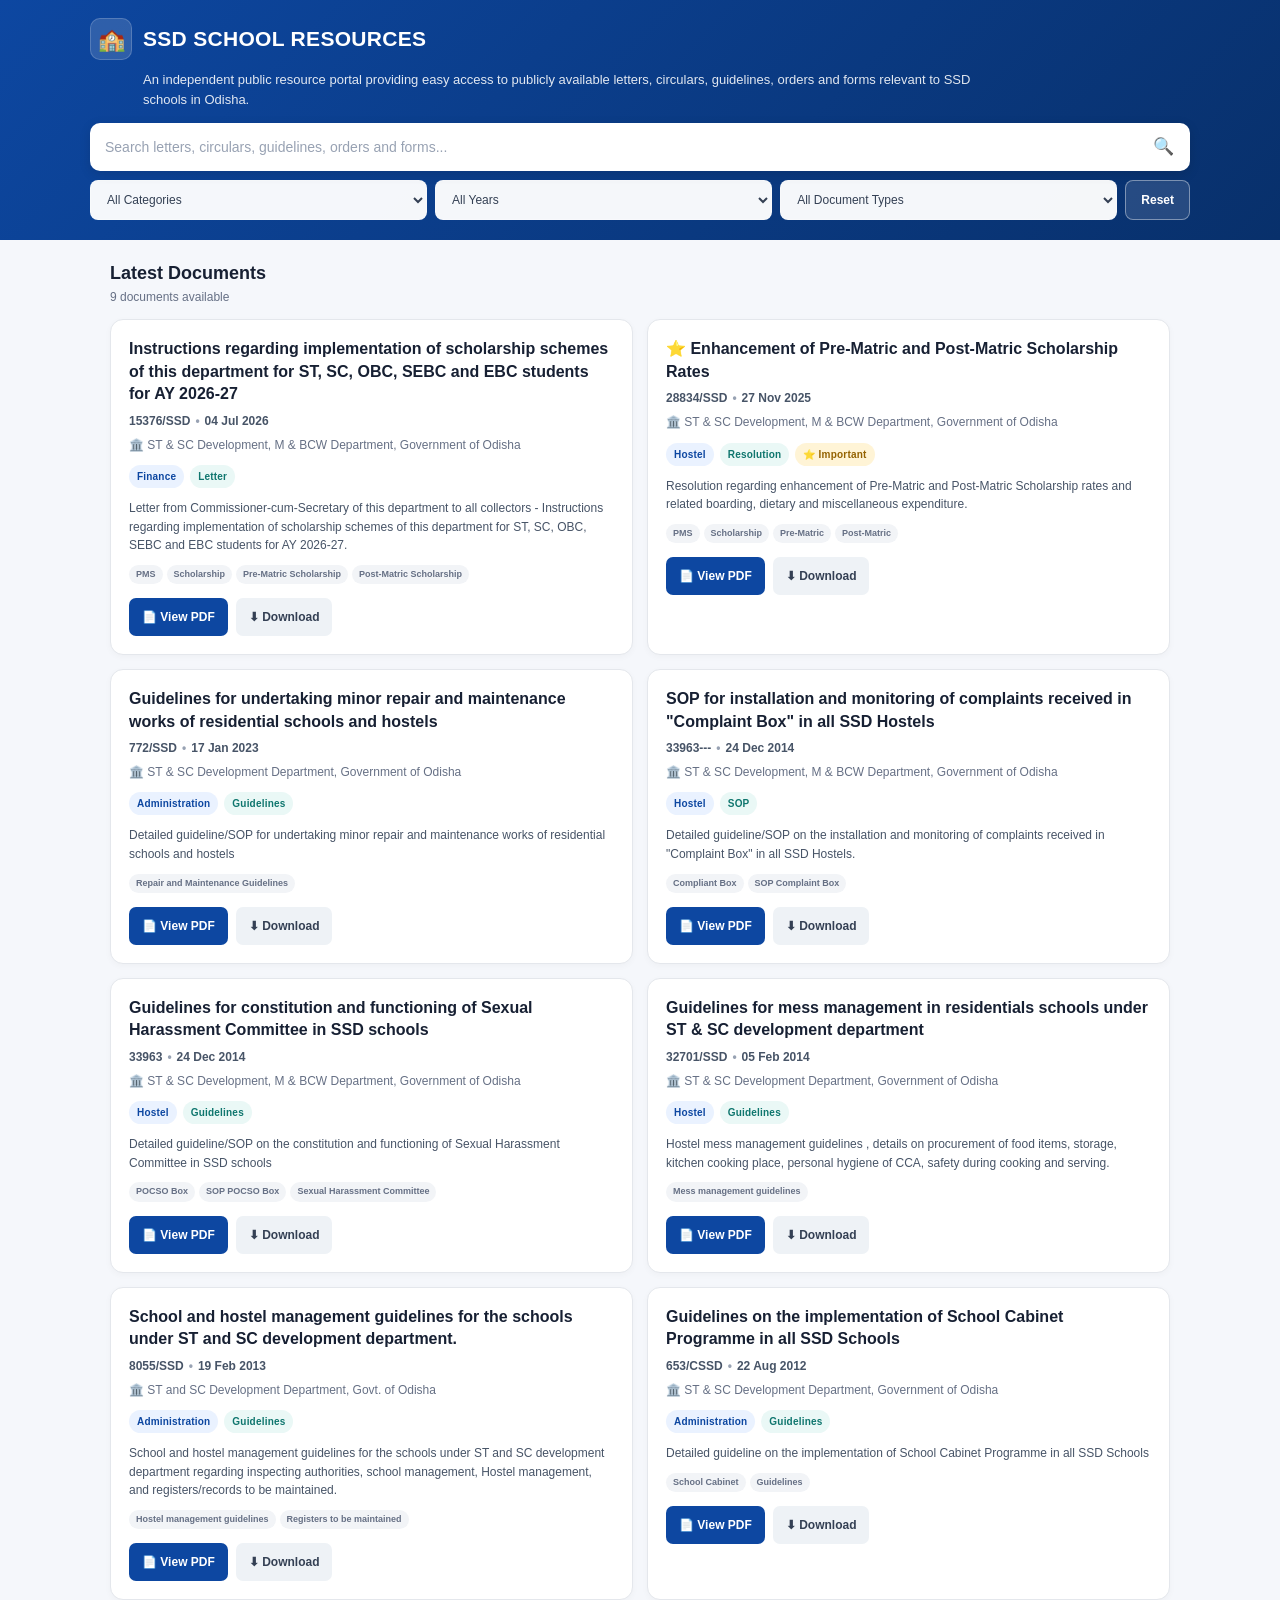
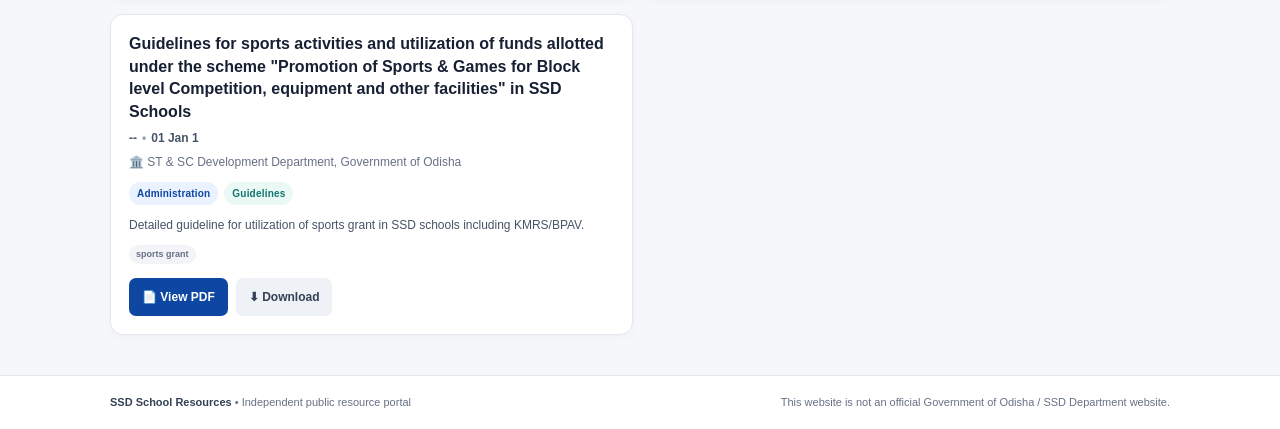
<file: index.html>
<!DOCTYPE html>
<html lang="en">

<head>

    <meta charset="UTF-8">

    <meta name="viewport"
          content="width=device-width, initial-scale=1.0">

    <meta
        name="description"
        content="An independent public resource portal providing easy access to publicly available letters, circulars, guidelines, orders and forms relevant to SSD schools in Odisha."
    >

    <title>SSD School Resources | Odisha</title>

    <link
        rel="stylesheet"
        href="css/style.css"
    >

</head>


<body>


<!-- =========================================
     HEADER
     ========================================= -->

<header class="site-header">

    <div class="header-inner">

        <div class="brand-row">

            <div class="brand-icon">
                🏫
            </div>

            <div>

                <h1>
                    SSD SCHOOL RESOURCES
                </h1>

                

            </div>

        </div>


        <p class="portal-description">

            An independent public resource portal providing easy
            access to publicly available letters, circulars,
            guidelines, orders and forms relevant to SSD schools
            in Odisha.

        </p>


        <!-- SEARCH -->

        <div class="search-wrapper">

            <input
                type="search"
                id="searchInput"
                placeholder="Search letters, circulars, guidelines, orders and forms..."
                autocomplete="off"
            >

            <span class="search-icon">
                🔍
            </span>

        </div>


        <!-- FILTERS -->

        <div class="filter-row">

            <select id="categoryFilter">

                <option value="">
                    All Categories
                </option>

            </select>


            <select id="yearFilter">

                <option value="">
                    All Years
                </option>

            </select>


            <select id="typeFilter">

                <option value="">
                    All Document Types
                </option>

            </select>


            <button
                type="button"
                id="clearFilters"
                class="filter-clear"
            >
                Reset
            </button>

        </div>

    </div>

</header>


<!-- =========================================
     MAIN CONTENT
     ========================================= -->

<main class="main-content">


    <!-- DOCUMENT HEADER -->

    <div class="documents-heading">

        <div>

            <h2>
                Latest Documents
            </h2>

            <p id="documentStatus">
                Loading documents...
            </p>

        </div>

    </div>


    <!-- DOCUMENT LIST -->

    <section
        id="documentsList"
        class="documents-list"
    >

        <!-- Documents inserted by JavaScript -->

    </section>


</main>


<!-- =========================================
     FOOTER
     ========================================= -->

<footer class="site-footer">

    <div class="footer-inner">

        <div>
            <strong>
                SSD School Resources
            </strong>

            <span>
                • Independent public resource portal
            </span>
        </div>


        <div class="footer-note">

            This website is not an official Government of
            Odisha / SSD Department website.

        </div>

    </div>

</footer>


<script src="data/documents.js"></script>

<script src="js/app.js"></script>


</body>

</html>
</file>
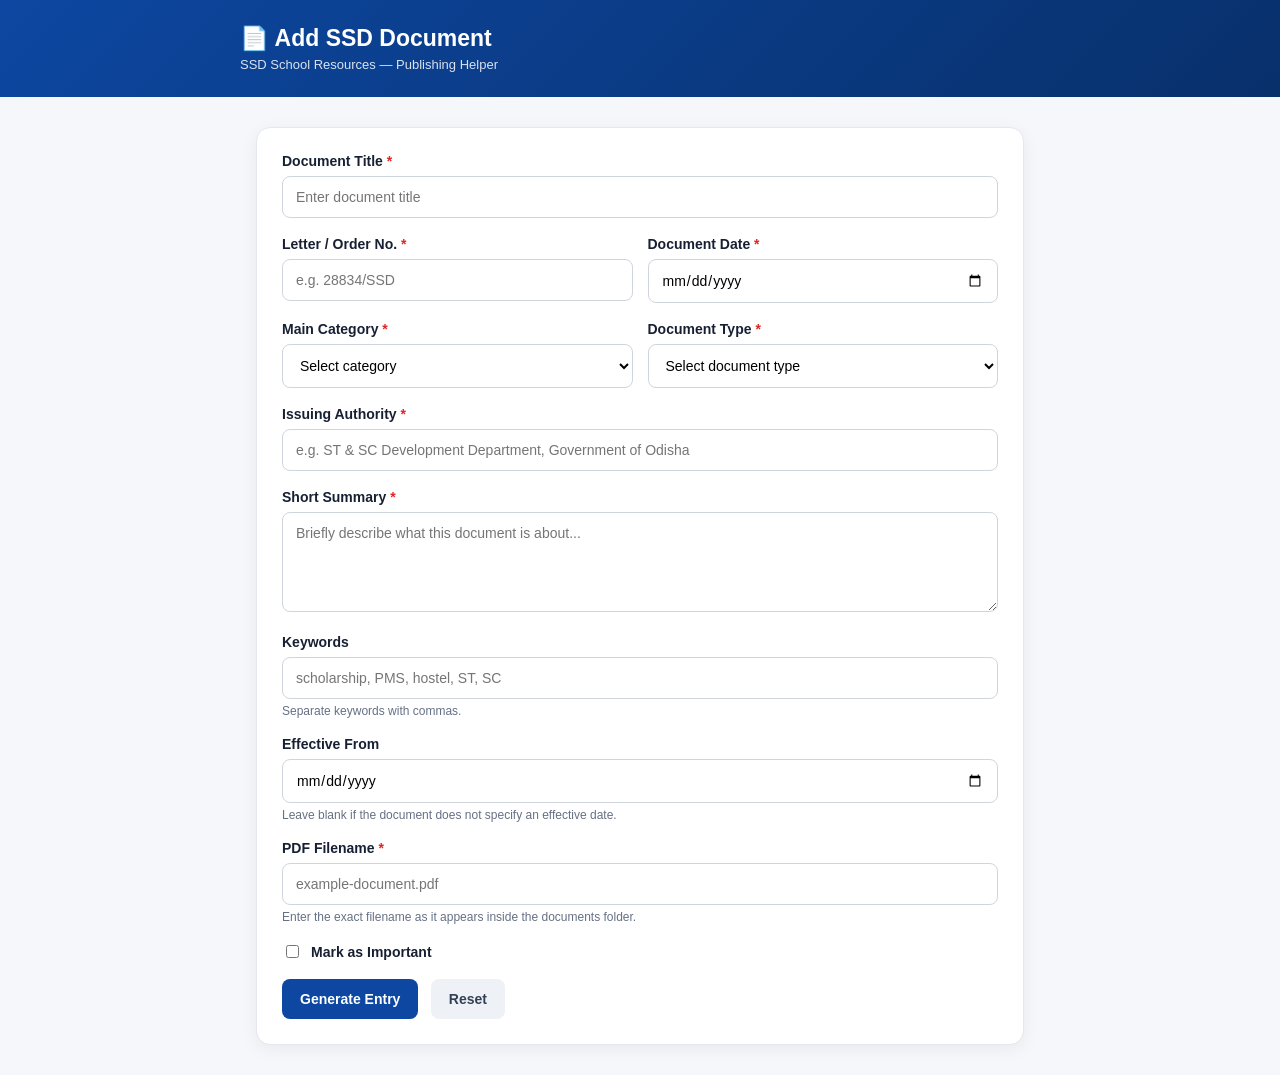
<file: admin/add-document.html>
<!DOCTYPE html>
<html lang="en">

<head>

    <meta charset="UTF-8">

    <meta name="viewport"
          content="width=device-width, initial-scale=1.0">

    <title>Add SSD Document</title>

    <style>

        * {
            box-sizing: border-box;
        }

        body {
            margin: 0;
            padding: 0;

            font-family:
                -apple-system,
                BlinkMacSystemFont,
                "Segoe UI",
                Roboto,
                Arial,
                sans-serif;

            background: #f5f7fb;
            color: #172033;
        }


        .header {
            background:
                linear-gradient(
                    135deg,
                    #0d47a1,
                    #08306b
                );

            color: white;

            padding: 25px 20px;
        }


        .header-inner {
            max-width: 800px;
            margin: auto;
        }


        .header h1 {
            margin: 0;

            font-size: 23px;
        }


        .header p {
            margin: 5px 0 0;

            font-size: 13px;

            opacity: .85;
        }


        .container {
            max-width: 800px;

            margin: 30px auto;

            padding: 0 16px;
        }


        .card {
            background: white;

            border: 1px solid #e4e7ec;

            border-radius: 14px;

            padding: 25px;

            box-shadow:
                0 4px 18px
                rgba(0,0,0,.06);
        }


        .form-group {
            margin-bottom: 18px;
        }


        label {
            display: block;

            margin-bottom: 7px;

            font-size: 14px;

            font-weight: 600;
        }


        .required {
            color: #dc2626;
        }


        input,
        select,
        textarea {

            width: 100%;

            padding: 12px 13px;

            border:
                1px solid #d0d5dd;

            border-radius: 8px;

            font-family: inherit;

            font-size: 14px;

            outline: none;

            background: white;
        }


        input:focus,
        select:focus,
        textarea:focus {

            border-color: #0d47a1;

            box-shadow:
                0 0 0 3px
                rgba(13,71,161,.1);
        }


        textarea {
            min-height: 100px;

            resize: vertical;
        }


        .two-column {

            display: grid;

            grid-template-columns:
                1fr 1fr;

            gap: 15px;
        }


        .help {

            font-size: 12px;

            color: #667085;

            margin-top: 5px;
        }


        .checkbox-row {

            display: flex;

            align-items: center;

            gap: 9px;

            margin-top: 8px;
        }


        .checkbox-row input {

            width: auto;
        }


        button {

            border: none;

            border-radius: 8px;

            padding: 12px 18px;

            font-family: inherit;

            font-size: 14px;

            font-weight: 600;

            cursor: pointer;
        }


        .btn-primary {

            background: #0d47a1;

            color: white;
        }


        .btn-secondary {

            background: #eef2f6;

            color: #344054;

            margin-left: 8px;
        }


        .output {

            display: none;

            margin-top: 25px;
        }


        .output h2 {

            font-size: 17px;

            margin-bottom: 10px;
        }


        .code-box {

            position: relative;
        }


        pre {

            background: #101828;

            color: #e4e7ec;

            padding: 18px;

            border-radius: 10px;

            overflow-x: auto;

            font-size: 12px;

            line-height: 1.6;

            white-space: pre-wrap;

            word-break: break-word;
        }


        .copy-button {

            margin-top: 10px;

            background: #15803d;

            color: white;
        }


        .success {

            display: none;

            background: #ecfdf3;

            border: 1px solid #abefc6;

            color: #067647;

            padding: 12px;

            border-radius: 8px;

            margin-bottom: 15px;

            font-size: 13px;
        }


        @media (max-width: 600px) {

            .two-column {

                grid-template-columns: 1fr;

            }

            .card {

                padding: 18px;

            }

            .btn-secondary {

                margin-left: 0;

                margin-top: 8px;

            }

        }

    </style>

</head>


<body>


<header class="header">

    <div class="header-inner">

        <h1>
            📄 Add SSD Document
        </h1>

        <p>
            SSD School Resources — Publishing Helper
        </p>

    </div>

</header>


<main class="container">

    <div class="card">


        <div class="success"
             id="successMessage">

            Document entry generated successfully.

        </div>


        <form id="documentForm">


            <!-- TITLE -->

            <div class="form-group">

                <label>
                    Document Title
                    <span class="required">*</span>
                </label>

                <input
                    type="text"
                    id="title"
                    placeholder="Enter document title"
                    required
                >

            </div>


            <!-- LETTER NUMBER + DATE -->

            <div class="two-column">


                <div class="form-group">

                    <label>
                        Letter / Order No.
                        <span class="required">*</span>
                    </label>

                    <input
                        type="text"
                        id="letterNo"
                        placeholder="e.g. 28834/SSD"
                        required
                    >

                </div>


                <div class="form-group">

                    <label>
                        Document Date
                        <span class="required">*</span>
                    </label>

                    <input
                        type="date"
                        id="date"
                        required
                    >

                </div>

            </div>


            <!-- CATEGORY + TYPE -->

            <div class="two-column">


                <div class="form-group">

                    <label>
                        Main Category
                        <span class="required">*</span>
                    </label>

                    <select
                        id="category"
                        required
                    >

                        <option value="">
                            Select category
                        </option>

                        <option>
                            Administration
                        </option>

                        <option>
                            Academic
                        </option>

                        <option>
                            Hostel
                        </option>

                        <option>
                            Finance
                        </option>

                        <option>
                            Miscellaneous
                        </option>

                    </select>

                </div>


                <div class="form-group">

                    <label>
                        Document Type
                        <span class="required">*</span>
                    </label>

                    <select
                        id="type"
                        required
                    >

                        <option value="">
                            Select document type
                        </option>

                        <option>
                            Letter
                        </option>

                        <option>
                            Resolution
                        </option>

                        <option>
                            Notification
                        </option>

                        <option>
                            Memo
                        </option>

                        <option>
                            SOP
                        </option>

                        <option>
                            Guidelines
                        </option>

                        <option>
                            Form
                        </option>

                    </select>

                </div>

            </div>


            <!-- AUTHORITY -->

            <div class="form-group">

                <label>
                    Issuing Authority
                    <span class="required">*</span>
                </label>

                <input
                    type="text"
                    id="authority"
                    placeholder="e.g. ST & SC Development Department, Government of Odisha"
                    required
                >

            </div>


            <!-- SUMMARY -->

            <div class="form-group">

                <label>
                    Short Summary
                    <span class="required">*</span>
                </label>

                <textarea
                    id="summary"
                    placeholder="Briefly describe what this document is about..."
                    required
                ></textarea>

            </div>


            <!-- KEYWORDS -->

            <div class="form-group">

                <label>
                    Keywords
                </label>

                <input
                    type="text"
                    id="keywords"
                    placeholder="scholarship, PMS, hostel, ST, SC"
                >

                <div class="help">
                    Separate keywords with commas.
                </div>

            </div>


            <!-- EFFECTIVE DATE -->

            <div class="form-group">

                <label>
                    Effective From
                </label>

                <input
                    type="date"
                    id="effectiveFrom"
                >

                <div class="help">
                    Leave blank if the document does not specify an effective date.
                </div>

            </div>


            <!-- PDF FILENAME -->

            <div class="form-group">

                <label>
                    PDF Filename
                    <span class="required">*</span>
                </label>

                <input
                    type="text"
                    id="filename"
                    placeholder="example-document.pdf"
                    required
                >

                <div class="help">
                    Enter the exact filename as it appears inside the documents folder.
                </div>

            </div>


            <!-- IMPORTANT -->

            <div class="form-group">

                <div class="checkbox-row">

                    <input
                        type="checkbox"
                        id="important"
                    >

                    <label
                        for="important"
                        style="margin:0;"
                    >
                        Mark as Important
                    </label>

                </div>

            </div>


            <!-- BUTTONS -->

            <button
                type="submit"
                class="btn-primary"
            >
                Generate Entry
            </button>


            <button
                type="button"
                class="btn-secondary"
                onclick="document.getElementById('documentForm').reset(); document.getElementById('output').style.display='none';"
            >
                Reset
            </button>


        </form>


        <!-- OUTPUT -->

        <div
            class="output"
            id="output"
        >

            <h2>
                Generated documents.js Entry
            </h2>

            <div class="code-box">

                <pre id="generatedCode"></pre>

            </div>


            <button
                type="button"
                class="copy-button"
                id="copyButton"
            >
                📋 Copy Entry
            </button>

        </div>


    </div>

</main>


<script>

const form =
    document.getElementById(
        "documentForm"
    );

const output =
    document.getElementById(
        "output"
    );

const generatedCode =
    document.getElementById(
        "generatedCode"
    );

const copyButton =
    document.getElementById(
        "copyButton"
    );

const successMessage =
    document.getElementById(
        "successMessage"
    );


form.addEventListener(
    "submit",
    function(event) {

        event.preventDefault();


        const title =
            document
                .getElementById("title")
                .value
                .trim();


        const letterNo =
            document
                .getElementById("letterNo")
                .value
                .trim();


        const date =
            document
                .getElementById("date")
                .value;


        const category =
            document
                .getElementById("category")
                .value;


        const type =
            document
                .getElementById("type")
                .value;


        const authority =
            document
                .getElementById("authority")
                .value
                .trim();


        const summary =
            document
                .getElementById("summary")
                .value
                .trim();


        const keywordsText =
            document
                .getElementById("keywords")
                .value
                .trim();


        const effectiveFrom =
            document
                .getElementById("effectiveFrom")
                .value;


        const filename =
            document
                .getElementById("filename")
                .value
                .trim();


        const important =
            document
                .getElementById("important")
                .checked;


        const keywords =
            keywordsText
                ? keywordsText
                    .split(",")
                    .map(
                        keyword =>
                            keyword.trim()
                    )
                    .filter(Boolean)
                : [];


        const id =
            Date.now();


        const keywordLines =
            keywords
                .map(
                    keyword =>
                        `        "${keyword}"`
                )
                .join(",\n");


        let code = `{
    id: ${id},

    title: ${JSON.stringify(title)},

    letterNo: ${JSON.stringify(letterNo)},

    date: ${JSON.stringify(date)},

    category: ${JSON.stringify(category)},

    type: ${JSON.stringify(type)},

    authority: ${JSON.stringify(authority)},

    summary: ${JSON.stringify(summary)},

    keywords: [
${keywordLines}
    ],

`;


        if (effectiveFrom) {

            code +=
`    effectiveFrom: ${JSON.stringify(effectiveFrom)},\n\n`;

        }


        code +=
`    important: ${important},

    file: ${JSON.stringify(
        "documents/" + filename
    )}
}`;


        generatedCode.textContent =
            code;


        output.style.display =
            "block";


        successMessage.style.display =
            "block";


        output.scrollIntoView({
            behavior: "smooth"
        });

    }
);


copyButton.addEventListener(
    "click",
    async function() {

        try {

            await navigator.clipboard.writeText(
                generatedCode.textContent
            );

            copyButton.textContent =
                "✓ Copied!";

            setTimeout(
                function() {

                    copyButton.textContent =
                        "📋 Copy Entry";

                },
                2000
            );

        }
        catch(error) {

            alert(
                "Copy failed. Please select and copy the code manually."
            );

        }

    }
);

</script>


</body>

</html>
</file>
<file: css/style.css>
/* =========================================
   SSD SCHOOL RESOURCES
   Main Stylesheet
   ========================================= */


/* =========================================
   RESET
   ========================================= */

* {
    box-sizing: border-box;
}
html {
    -webkit-text-size-adjust: 100%;
    text-size-adjust: 100%;
}

html {
    scroll-behavior: smooth;
}


body {
    margin: 0;

    font-family:
        -apple-system,
        BlinkMacSystemFont,
        "Segoe UI",
        Roboto,
        Arial,
        sans-serif;

    background: #f5f7fb;

    color: #172033;

    line-height: 1.5;
}


a {
    color: inherit;
}


/* =========================================
   HEADER
   ========================================= */

.site-header {

    background:
        linear-gradient(
            135deg,
            #0d47a1 0%,
            #08306b 100%
        );

    color: #ffffff;

    padding:
        18px 20px
        20px;

}


.header-inner {

    max-width: 1100px;

    margin: 0 auto;

}


/* =========================================
   BRAND
   ========================================= */

.brand-row {

    display: flex;

    align-items: center;

    gap: 11px;

}


.brand-icon {

    width: 42px;

    height: 42px;

    display: flex;

    align-items: center;

    justify-content: center;

    background:
        rgba(255,255,255,0.14);

    border:
        1px solid
        rgba(255,255,255,0.18);

    border-radius: 10px;

    font-size: 22px;

}


.brand-row h1 {

    margin: 0;

    font-size: 21px;

    line-height: 1.15;

    letter-spacing: 0.3px;

}


.brand-location {

    margin-top: 2px;

    font-size: 11px;

    color:
        rgba(255,255,255,0.75);

    letter-spacing: 0.4px;

}


/* =========================================
   PORTAL DESCRIPTION
   ========================================= */

.portal-description {

    max-width: 850px;

    margin:
        10px 0
        14px
        53px;

    font-size: 13px;

    line-height: 1.5;

    color:
        rgba(255,255,255,0.88);

}


/* =========================================
   SEARCH
   ========================================= */

.search-wrapper {

    position: relative;

    width: 100%;

}


.search-wrapper input {

    width: 100%;

    height: 48px;

    padding:
        0 48px
        0 15px;

    border: none;

    border-radius: 10px;

    outline: none;

    background: #ffffff;

    color: #172033;

    font-family: inherit;

    font-size: 14px;

    box-shadow:
        0 3px 12px
        rgba(0,0,0,0.12);

}


.search-wrapper input::placeholder {

    color: #98a2b3;

}


.search-wrapper input:focus {

    box-shadow:
        0 0 0 3px
        rgba(255,255,255,0.25),
        0 3px 12px
        rgba(0,0,0,0.12);

}


.search-icon {

    position: absolute;

    right: 16px;

    top: 50%;

    transform:
        translateY(-50%);

    color: #667085;

    font-size: 17px;

    pointer-events: none;

}


/* =========================================
   FILTERS
   ========================================= */

.filter-row {

    display: grid;

    grid-template-columns:
        1fr
        1fr
        1fr
        auto;

    gap: 8px;

    margin-top: 9px;

}


.filter-row select {

    width: 100%;

    height: 40px;

    padding:
        0 12px;

    border:
        1px solid
        rgba(255,255,255,0.25);

    border-radius: 8px;

    background:
        rgba(255,255,255,0.96);

    color: #344054;

    font-family: inherit;

    font-size: 12px;

    outline: none;

    cursor: pointer;

}


.filter-row select:focus {

    border-color: #ffffff;

}


.filter-clear {

    height: 40px;

    padding:
        0 15px;

    border:
        1px solid
        rgba(255,255,255,0.4);

    border-radius: 8px;

    background:
        rgba(255,255,255,0.12);

    color: #ffffff;

    font-family: inherit;

    font-size: 12px;

    font-weight: 600;

    cursor: pointer;

}


.filter-clear:hover {

    background:
        rgba(255,255,255,0.2);

}


/* =========================================
   MAIN
   ========================================= */

.main-content {

    max-width: 1100px;

    margin: 0 auto;

    padding:
        22px 20px
        40px;

}


/* =========================================
   DOCUMENT HEADING
   ========================================= */

.documents-heading {

    display: flex;

    align-items: center;

    justify-content: space-between;

    margin-bottom: 13px;

}


.documents-heading h2 {

    margin: 0;

    font-size: 18px;

    line-height: 1.3;

    color: #172033;

}


.documents-heading p {

    margin:
        3px 0
        0;

    font-size: 12px;

    color: #667085;

}


/* =========================================
   DOCUMENT GRID
   ========================================= */

.documents-list {

    display: grid;

    grid-template-columns:
        repeat(2, minmax(0, 1fr));

    gap: 14px;

}


/* =========================================
   DOCUMENT CARD
   ========================================= */

.document-card {

    background: #ffffff;

    border:
        1px solid
        #e4e7ec;

    border-radius: 13px;

    padding: 18px;

    box-shadow:
        0 2px 7px
        rgba(0,0,0,0.03);

    transition:
        transform 0.18s ease,
        box-shadow 0.18s ease,
        border-color 0.18s ease;

}


.document-card:hover {

    transform:
        translateY(-2px);

    border-color:
        #cbd5e1;

    box-shadow:
        0 6px 18px
        rgba(0,0,0,0.07);

}


/* =========================================
   DOCUMENT TITLE
   ========================================= */

.document-card-title {

    font-size: 16px;

    font-weight: 700;

    line-height: 1.4;

    color: #172033;

    margin-bottom: 6px;

}


/* =========================================
   REFERENCE
   ========================================= */

.document-reference {

    display: flex;

    align-items: center;

    flex-wrap: wrap;

    gap: 5px;

    font-size: 12px;

    font-weight: 600;

    color: #475467;

}


.meta-dot {

    color: #98a2b3;

}


/* =========================================
   AUTHORITY
   ========================================= */

.document-authority {

    margin-top: 7px;

    font-size: 12px;

    line-height: 1.45;

    color: #667085;

}


/* =========================================
   BADGES
   ========================================= */

.document-badges {

    display: flex;

    flex-wrap: wrap;

    gap: 6px;

    margin-top: 11px;

}


.document-badge {

    display: inline-flex;

    align-items: center;

    padding:
        4px 8px;

    border-radius: 20px;

    font-size: 10px;

    font-weight: 700;

    letter-spacing: 0.2px;

}


.category-badge {

    background: #eaf2ff;

    color: #0d47a1;

}


.type-badge {

    background: #eaf8f6;

    color: #0f766e;

}


.important-badge {

    background: #fff4d6;

    color: #946200;

}


/* =========================================
   SUMMARY
   ========================================= */

.document-summary {

    margin-top: 11px;

    color: #475467;

    font-size: 12px;

    line-height: 1.55;

}


/* =========================================
   KEYWORDS
   ========================================= */

.document-keywords {

    display: flex;

    flex-wrap: wrap;

    gap: 4px;

    margin-top: 10px;

}


.document-keyword {

    background: #f2f4f7;

    color: #667085;

    padding:
        3px 7px;

    border-radius: 10px;

    font-size: 9px;

    font-weight: 600;

}


/* =========================================
   ACTION BUTTONS
   ========================================= */

.document-actions {

    display: flex;

    gap: 8px;

    margin-top: 14px;

}


.document-btn {

    display: inline-flex;

    align-items: center;

    justify-content: center;

    min-height: 38px;

    padding:
        8px 13px;

    border-radius: 7px;

    text-decoration: none;

    font-size: 12px;

    font-weight: 700;

    transition:
        background 0.18s ease,
        transform 0.15s ease;

}


.document-btn:hover {

    transform:
        translateY(-1px);

}


.document-btn-primary {

    background: #0d47a1;

    color: #ffffff;

}


.document-btn-primary:hover {

    background: #08306b;

}


.document-btn-secondary {

    background: #eef2f6;

    color: #344054;

}


.document-btn-secondary:hover {

    background: #e4e7ec;

}


/* =========================================
   FOOTER
   ========================================= */

.site-footer {

    border-top:
        1px solid
        #e4e7ec;

    background: #ffffff;

    color: #667085;

}


.footer-inner {

    max-width: 1100px;

    margin: 0 auto;

    padding:
        18px 20px;

    display: flex;

    align-items: center;

    justify-content: space-between;

    gap: 20px;

    font-size: 11px;

}


.footer-inner strong {

    color: #344054;

}


.footer-note {

    text-align: right;

}


/* =========================================
   MOBILE
   ========================================= */

@media (max-width: 768px) {

    .site-header {
        padding: 11px 14px 13px;
    }

    .brand-row {
        gap: 8px;
    }

    .brand-icon {
        width: 36px;
        height: 36px;
        min-width: 36px;
        font-size: 18px;
    }

    .brand-row h1 {
        font-size: 17px;
        line-height: 1.2;
        white-space: nowrap;
        letter-spacing: 0;
    }

    /* Hide the redundant Odisha label */
    .brand-location {
        display: none;
    }

    .portal-description {
        margin: 7px 0 10px;
        max-width: 100%;
        font-size: 11.5px;
        line-height: 1.4;
    }

    .search-wrapper input {
        height: 42px;
        padding-left: 13px;
        padding-right: 42px;
        font-size: 13px;
    }

    .search-wrapper input::placeholder {
        color: #98a2b3;
    }

    .filter-row {
        grid-template-columns: 1fr 1fr;
        gap: 6px;
        margin-top: 7px;
    }

    .filter-row select,
    .filter-clear {
        height: 36px;
        min-height: 36px;
        font-size: 11.5px;
        padding: 0 10px;
    }

    .main-content {
        padding: 16px 13px 30px;
    }

    .documents-heading {
        margin-bottom: 9px;
    }

    .documents-heading h2 {
        font-size: 17px;
    }

    .documents-heading p {
        font-size: 11px;
    }

    .documents-list {
        grid-template-columns: 1fr;
        gap: 10px;
    }

    .document-card {
        padding: 15px;
    }

    .document-card-title {
        font-size: 15px;
        line-height: 1.4;
    }

    .document-authority {
        font-size: 11px;
    }

    .document-summary {
        font-size: 12px;
    }

    .document-actions {
        display: grid;
        grid-template-columns: 1fr 1fr;
        gap: 7px;
    }

    .document-btn {
        width: 100%;
        min-height: 38px;
    }

    .footer-inner {
        flex-direction: column;
        align-items: flex-start;
        gap: 7px;
    }

    .footer-note {
        text-align: left;
    }
}


@media (max-width: 380px) {

    .brand-row h1 {
        font-size: 16px;
    }

    .portal-description {
        font-size: 11px;
    }

    .document-actions {
        grid-template-columns: 1fr;
    }
}
</file>
